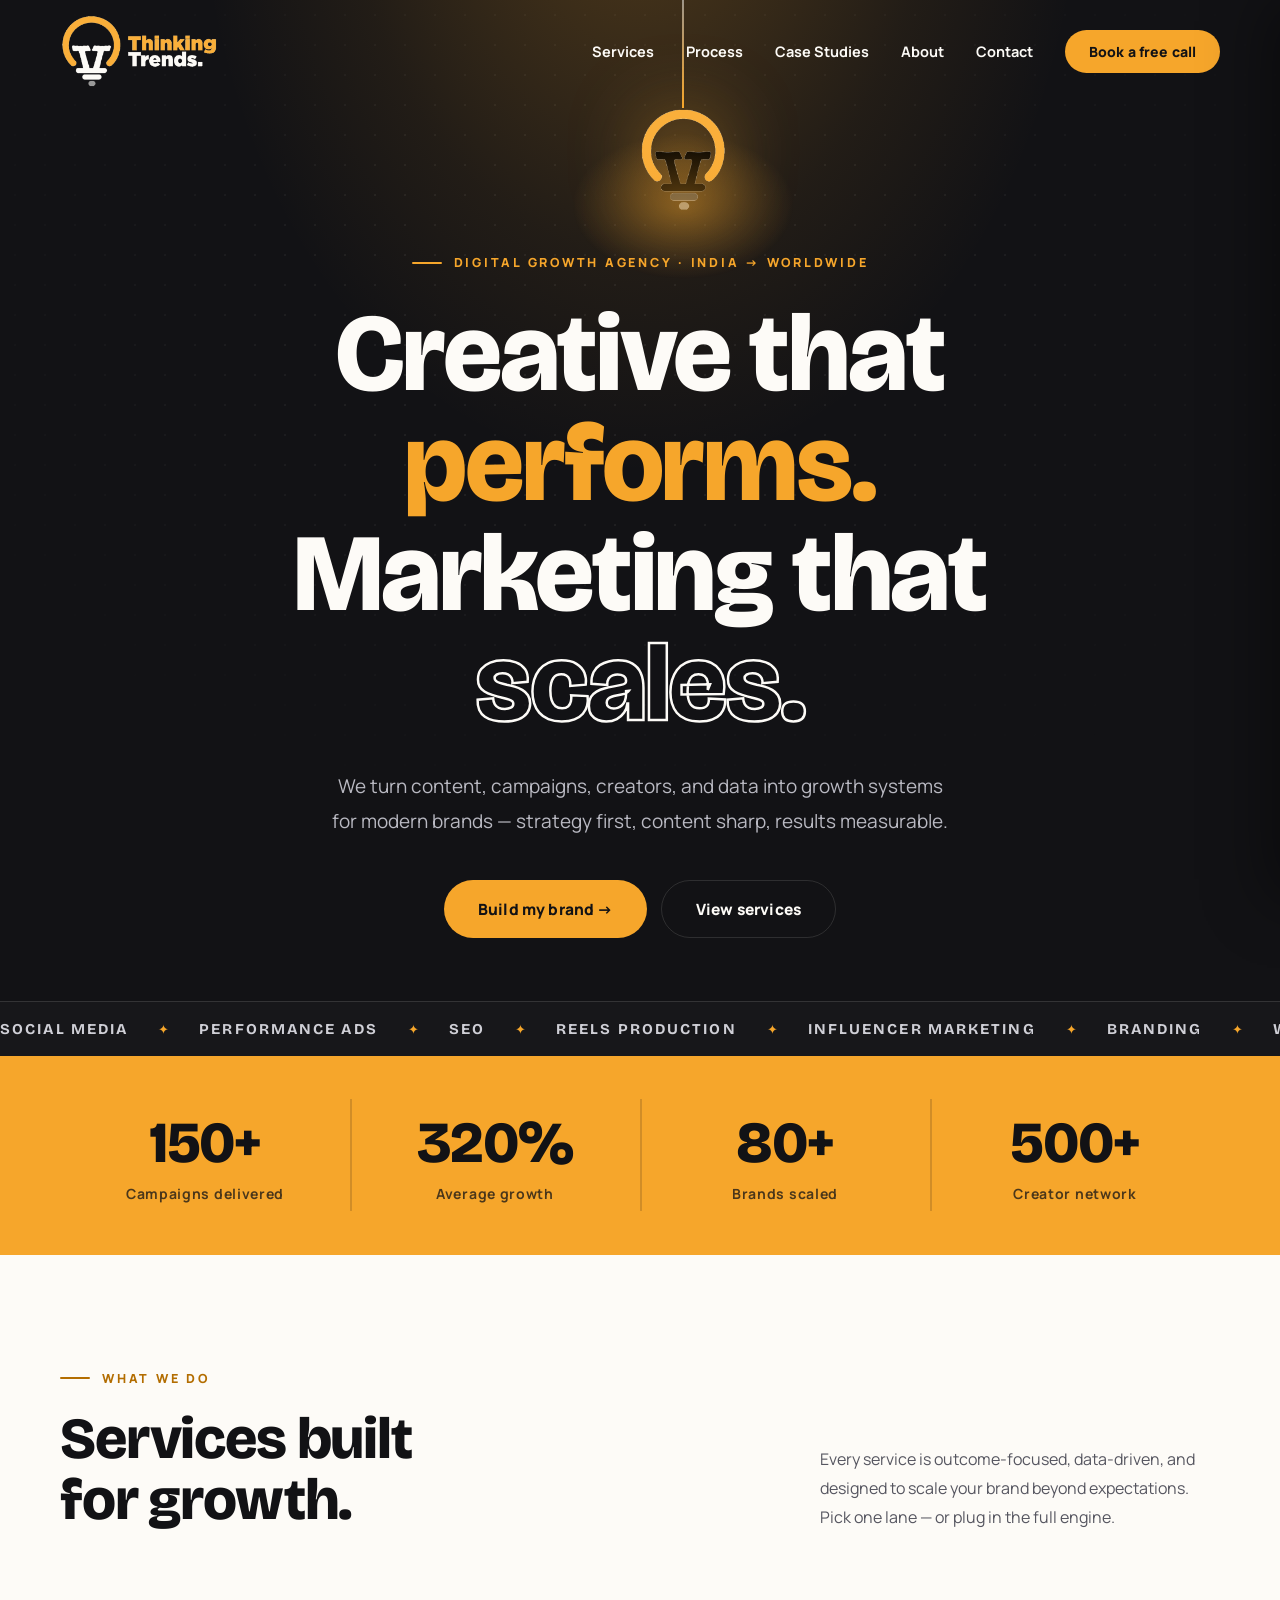
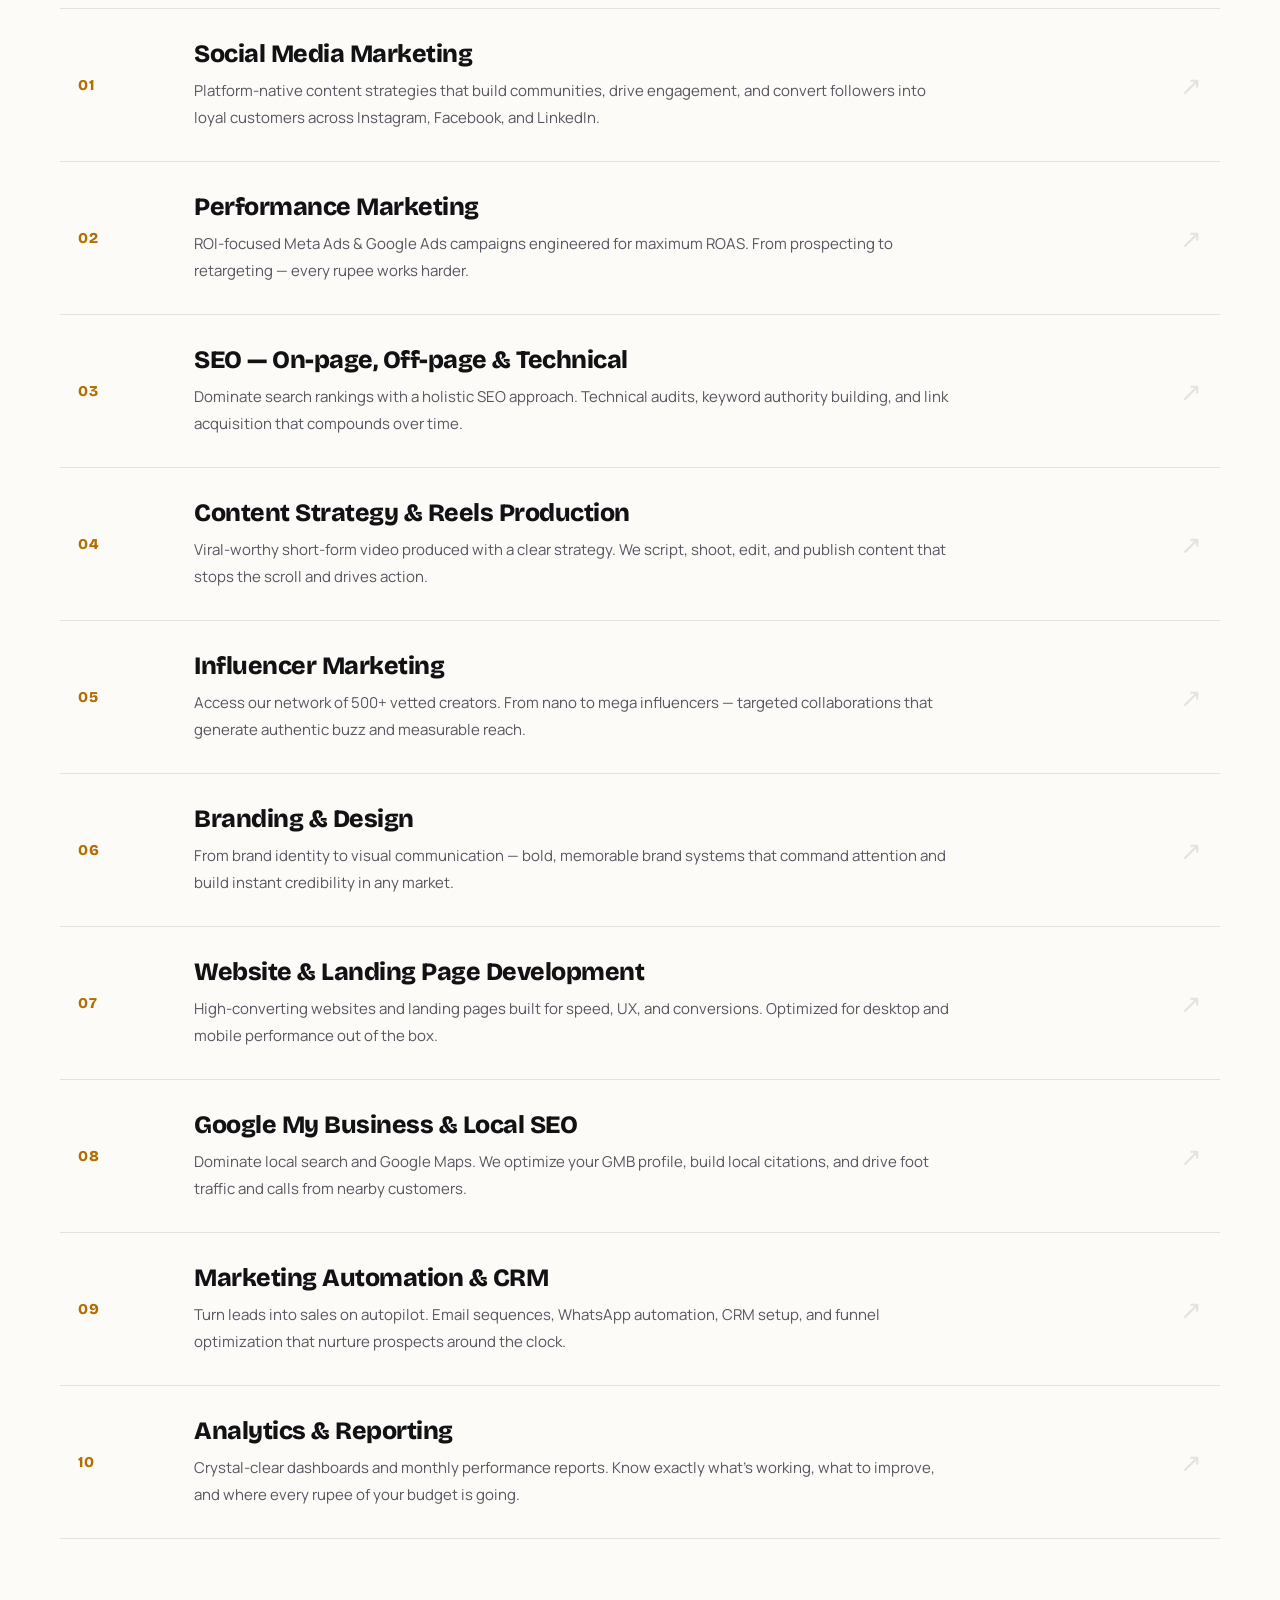
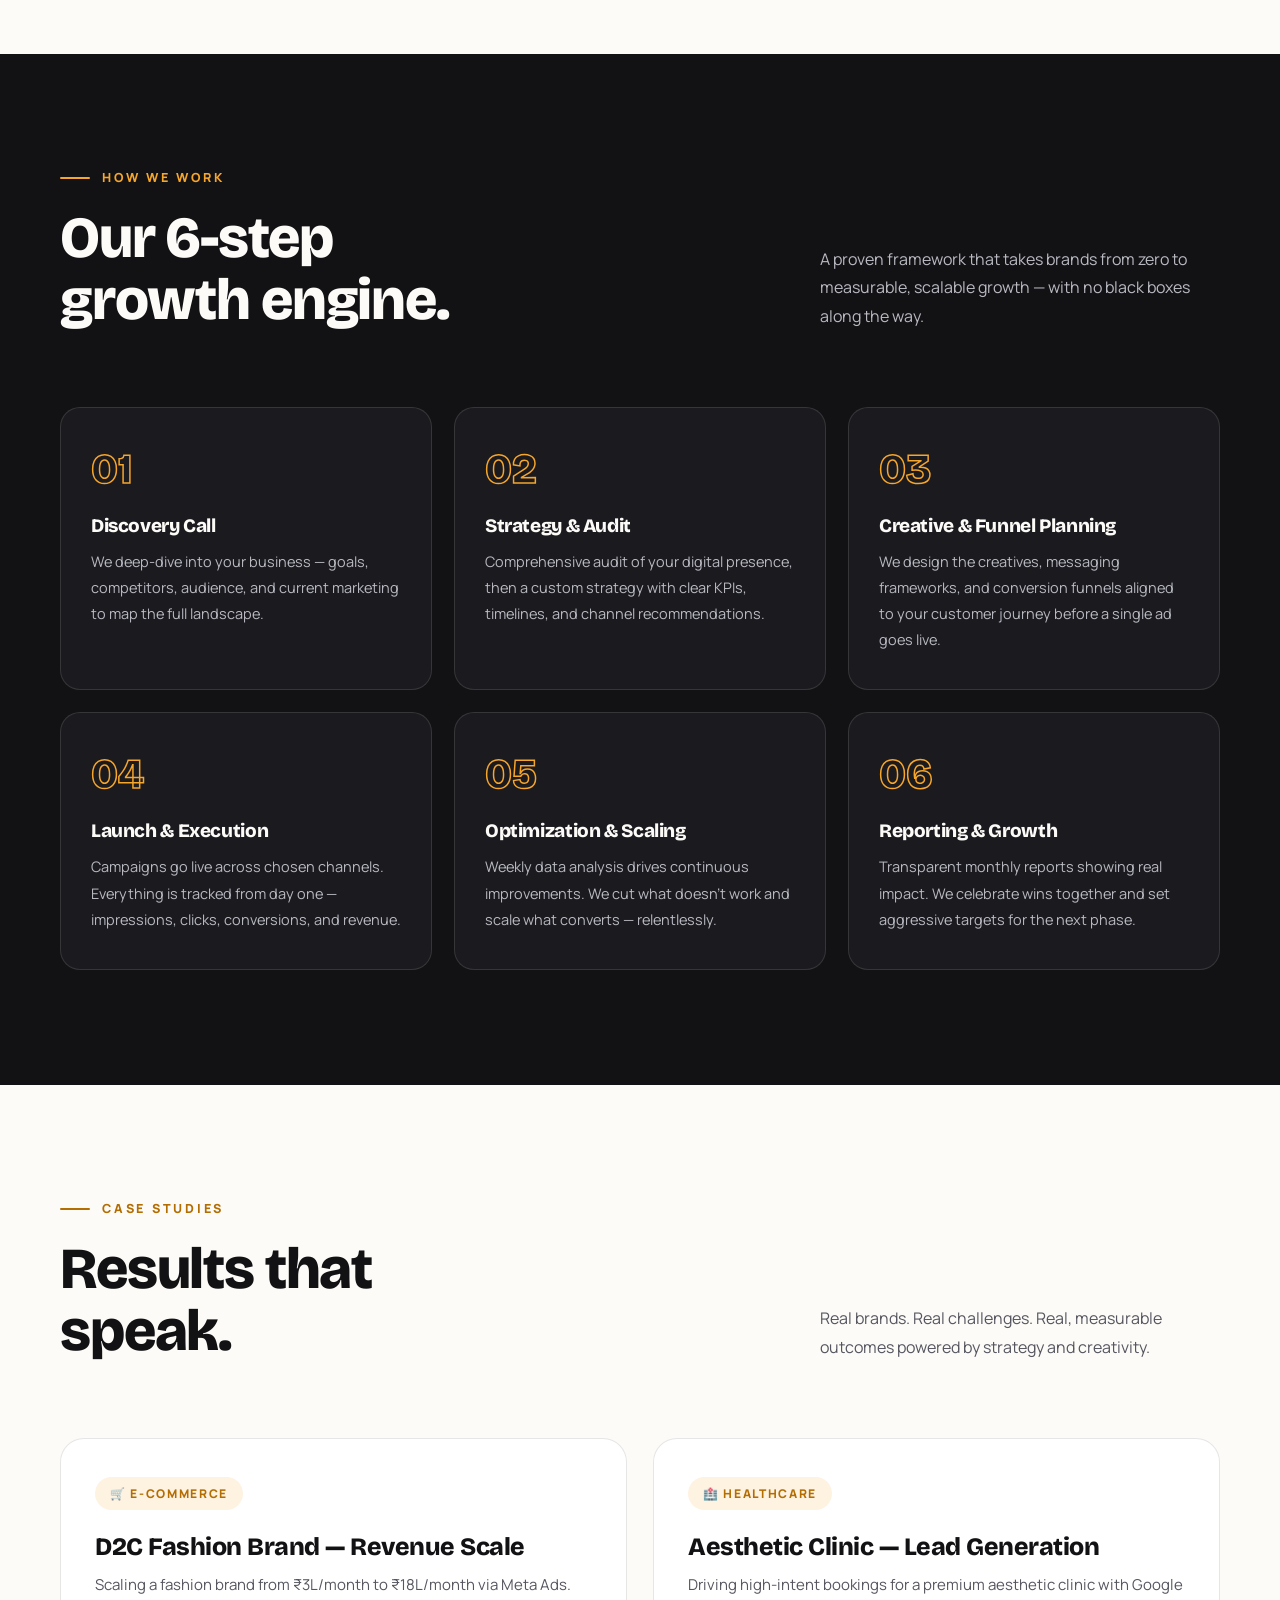
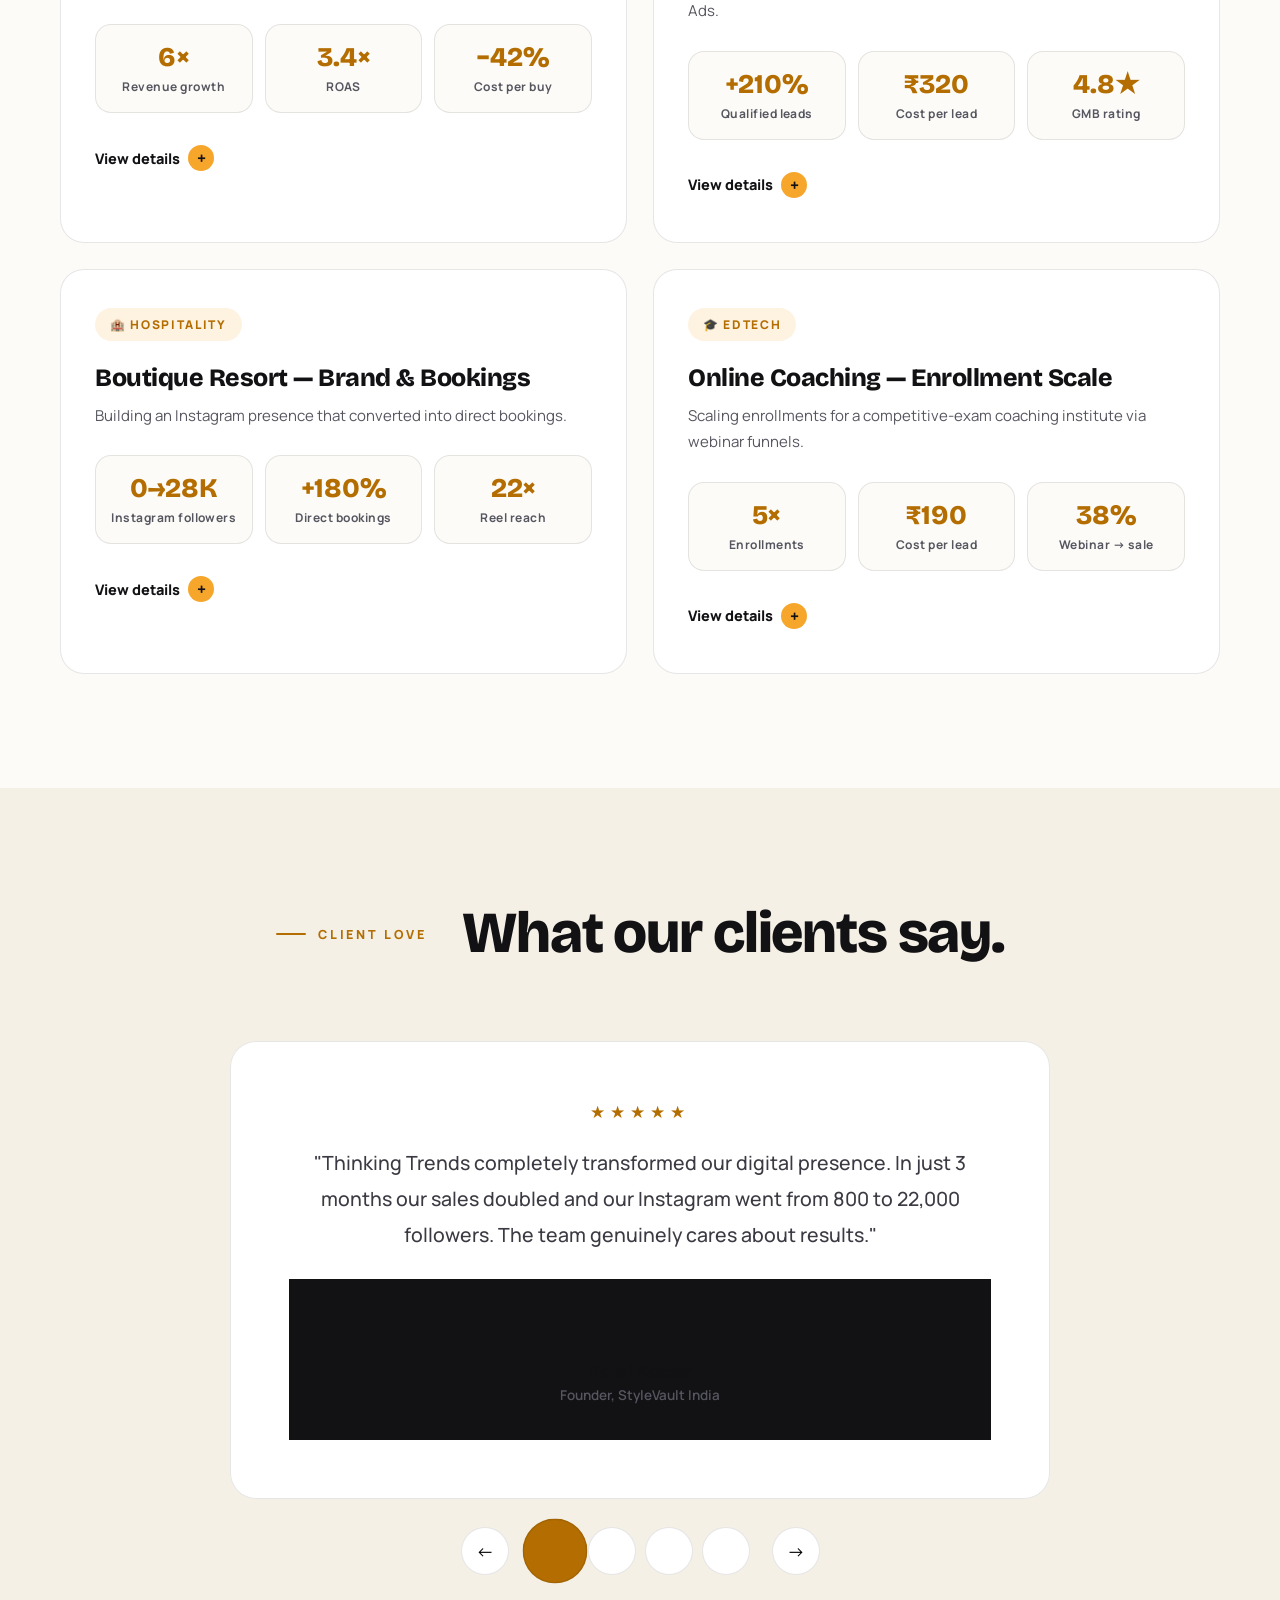
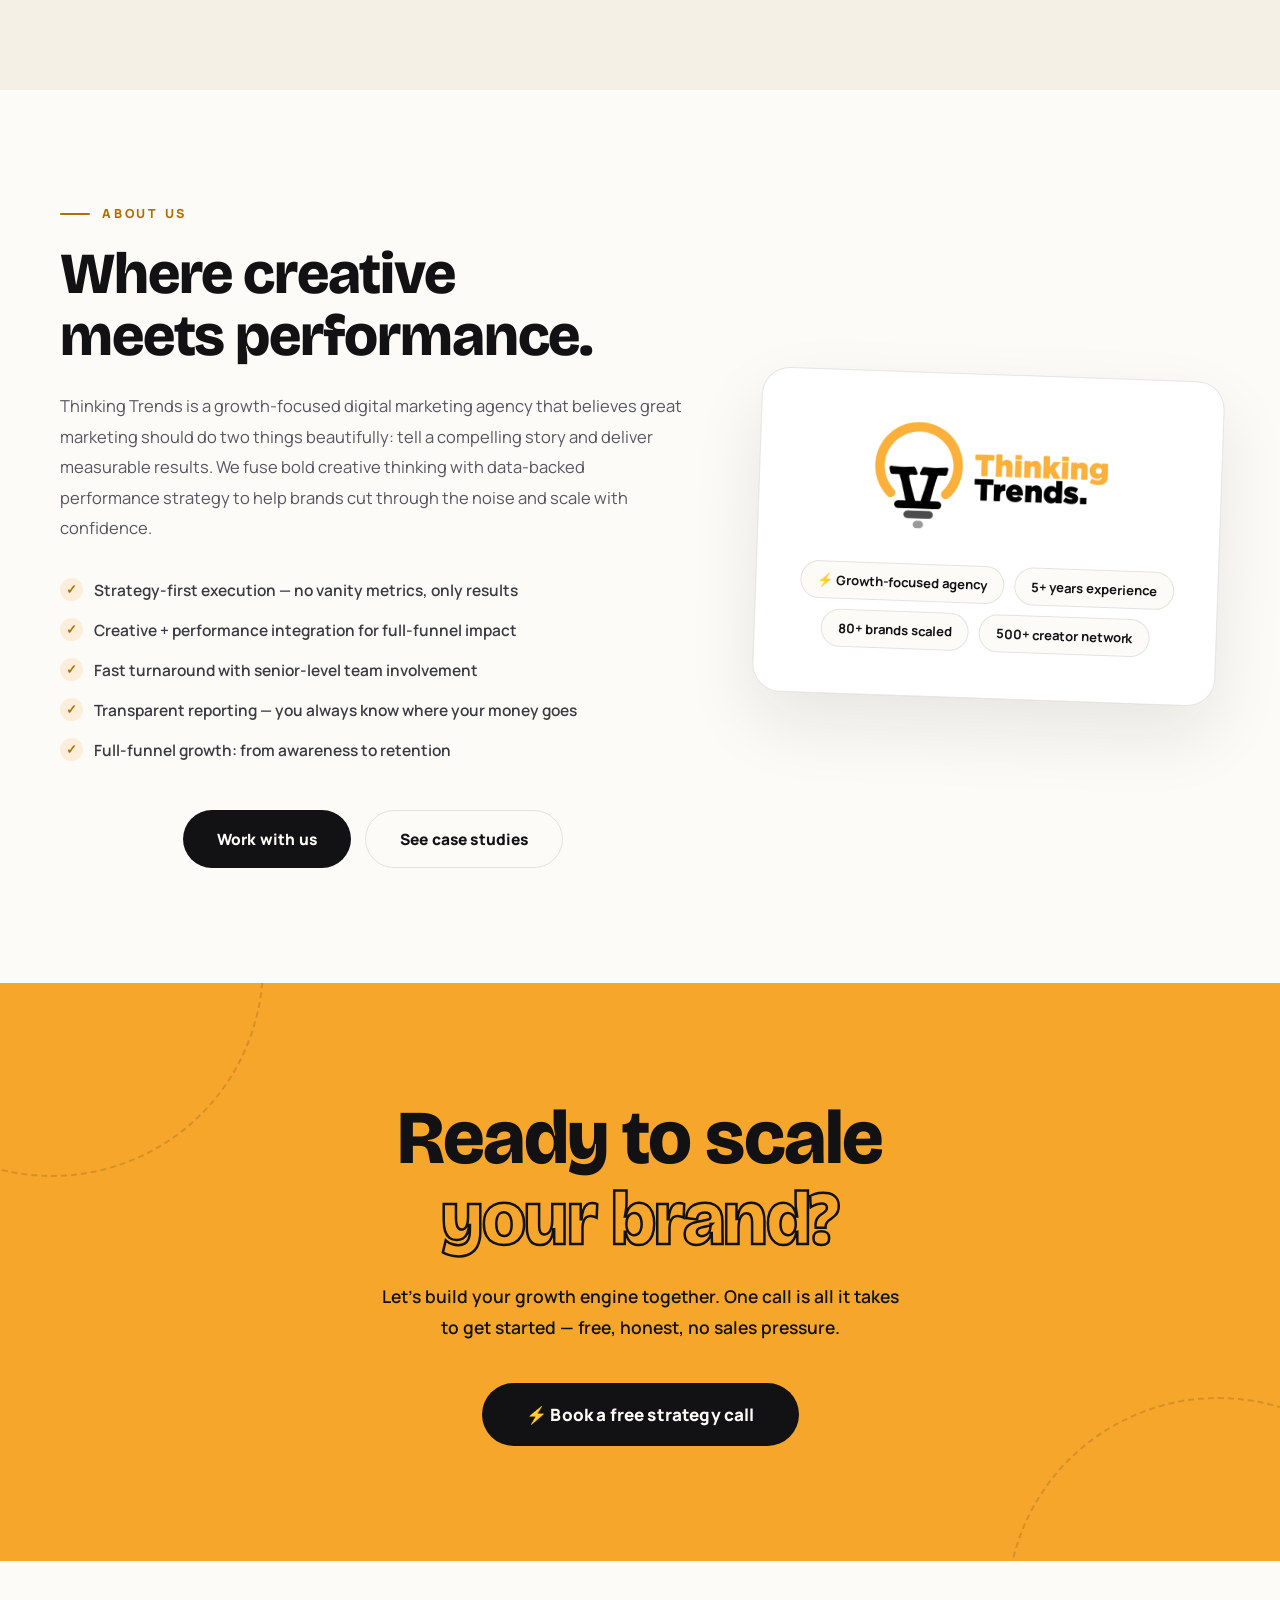
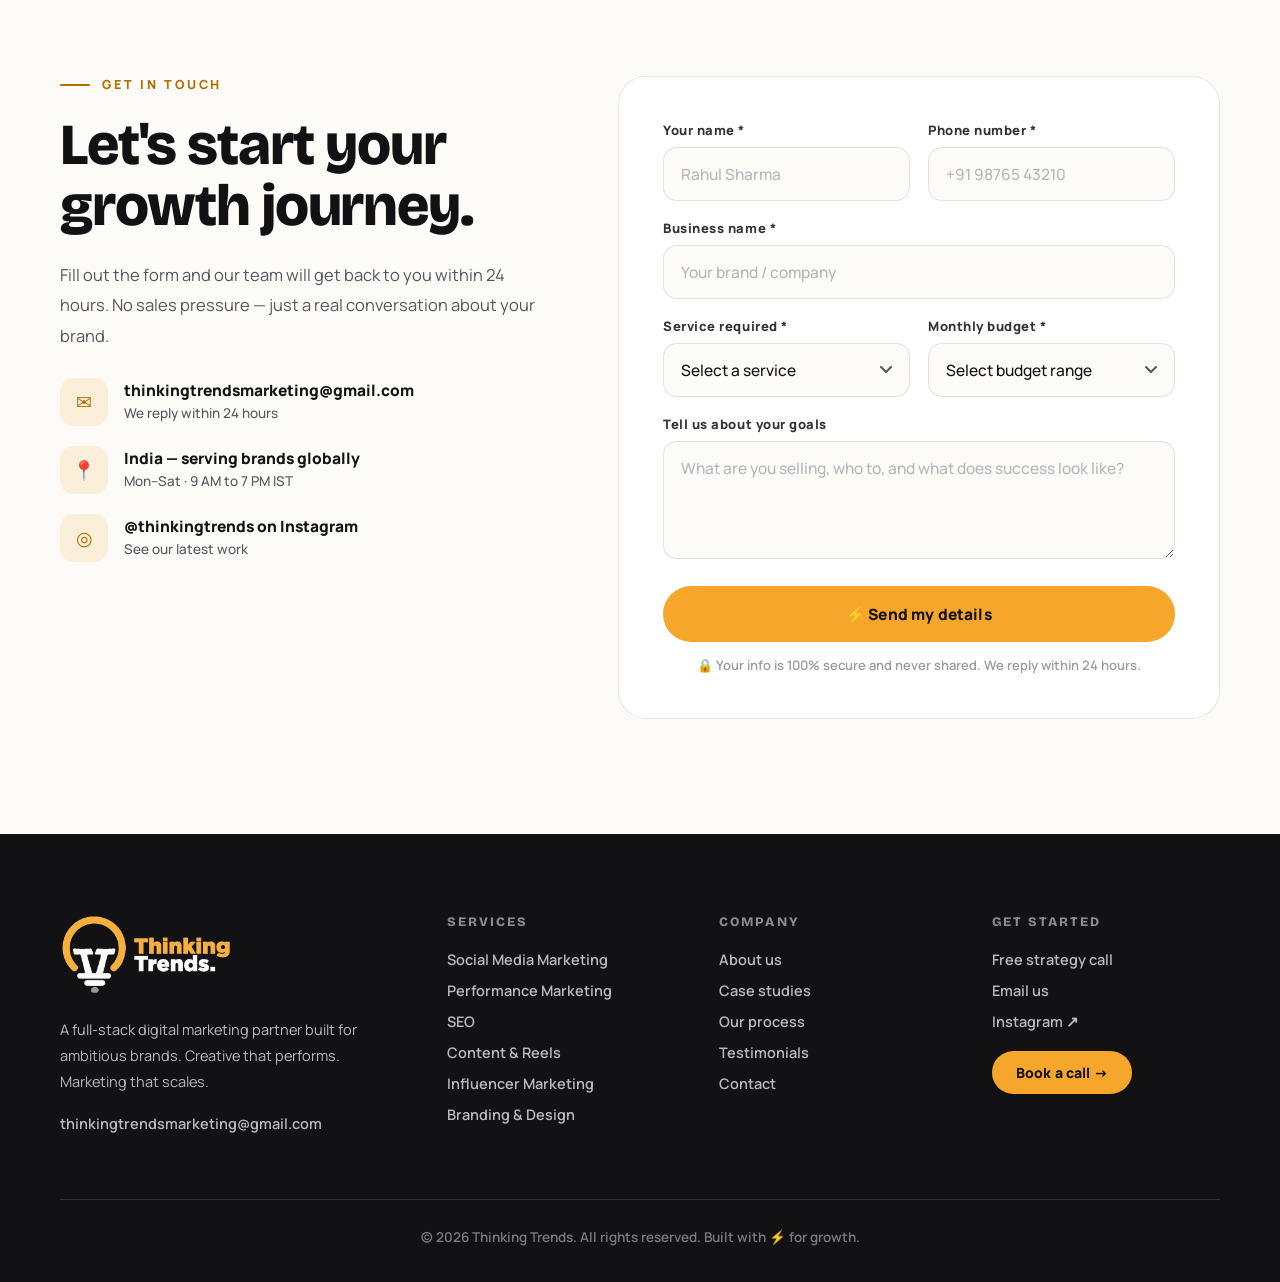
<file: index.html>
<!DOCTYPE html>
<html lang="en">
<head>
<meta charset="UTF-8">
<meta name="viewport" content="width=device-width, initial-scale=1.0">
<title>Thinking Trends — Digital Marketing Agency | Creative That Performs</title>
<meta name="description" content="Thinking Trends is a full-stack digital marketing agency. Social media, performance ads, SEO, reels, influencer marketing, branding and web development — growth systems for modern brands.">
<meta property="og:title" content="Thinking Trends — Creative That Performs">
<meta property="og:description" content="We turn content, campaigns, creators, and data into growth systems for modern brands.">
<meta property="og:type" content="website">
<meta property="og:image" content="/logo.png">
<link rel="icon" type="image/png" href="/bulb.png">
<link rel="preload" as="image" href="/bulb.png">
<link rel="preconnect" href="https://fonts.googleapis.com">
<link rel="preconnect" href="https://fonts.gstatic.com" crossorigin>
<link href="https://fonts.googleapis.com/css2?family=Bricolage+Grotesque:opsz,wght@12..96,500;12..96,700;12..96,800&family=Manrope:wght@400;500;600;700;800&display=swap" rel="stylesheet">
<link rel="stylesheet" href="/styles.css">
</head>
<body>

<div id="progress" aria-hidden="true"></div>

<!-- ══════════ NAV ══════════ -->
<nav id="navbar">
  <div class="container nav-bar">
    <a href="#hero" class="nav-logo" aria-label="Thinking Trends home">
      <img src="/logo-white.png" alt="Thinking Trends" width="170" height="80" class="logo-dark-bg">
      <img src="/logo.png" alt="" width="170" height="80" class="logo-light-bg" aria-hidden="true">
    </a>
    <div class="nav-links">
      <a href="#services">Services</a>
      <a href="#process">Process</a>
      <a href="#work">Case Studies</a>
      <a href="#about">About</a>
      <a href="#contact">Contact</a>
      <a href="#contact" class="btn btn-amber btn-sm magnetic"><span>Book a free call</span></a>
    </div>
    <button id="hamburger" aria-label="Open menu" aria-expanded="false"><span></span><span></span><span></span></button>
  </div>
</nav>
<div id="mobile-nav" aria-hidden="true">
  <a href="#services">Services</a>
  <a href="#process">Process</a>
  <a href="#work">Case Studies</a>
  <a href="#about">About</a>
  <a href="#contact">Contact</a>
  <a href="#contact" class="m-cta">Book a free strategy call →</a>
</div>
<div id="nav-overlay"></div>

<!-- ══════════ HERO ══════════ -->
<header id="hero">
  <div class="hero-grain" aria-hidden="true"></div>
  <div class="hero-glow" aria-hidden="true"></div>

  <div class="hanging-bulb" aria-hidden="true">
    <div class="cord"></div>
    <img src="/bulb.png" alt="" width="86" height="103">
    <div class="bulb-light"></div>
  </div>

  <div class="container hero-inner">
    <p class="eyebrow reveal-line"><span>Digital growth agency · India → Worldwide</span></p>
    <h1>
      <span class="line-mask"><span class="line">Creative that</span></span>
      <span class="line-mask"><span class="line"><em>performs.</em></span></span>
      <span class="line-mask"><span class="line">Marketing that</span></span>
      <span class="line-mask"><span class="line"><em class="outline">scales.</em></span></span>
    </h1>
    <p class="hero-sub reveal-line d5"><span>We turn content, campaigns, creators, and data into growth systems for modern brands — strategy first, content sharp, results measurable.</span></p>
    <div class="hero-btns reveal-line d6"><span>
      <a href="#contact" class="btn btn-amber magnetic"><span>Build my brand →</span></a>
      <a href="#services" class="btn btn-outline magnetic"><span>View services</span></a>
    </span></div>
  </div>

  <div class="marquee" aria-hidden="true">
    <div class="marquee-track">
      <span>Social Media</span><i>✦</i><span>Performance Ads</span><i>✦</i><span>SEO</span><i>✦</i><span>Reels Production</span><i>✦</i><span>Influencer Marketing</span><i>✦</i><span>Branding</span><i>✦</i><span>Web Development</span><i>✦</i><span>Automation</span><i>✦</i>
      <span>Social Media</span><i>✦</i><span>Performance Ads</span><i>✦</i><span>SEO</span><i>✦</i><span>Reels Production</span><i>✦</i><span>Influencer Marketing</span><i>✦</i><span>Branding</span><i>✦</i><span>Web Development</span><i>✦</i><span>Automation</span><i>✦</i>
    </div>
  </div>
</header>

<!-- ══════════ STATS ══════════ -->
<section id="stats" aria-label="Key numbers">
  <div class="container stats-grid">
    <div class="stat"><span class="stat-num" data-target="150" data-suffix="+">0</span><span class="stat-label">Campaigns delivered</span></div>
    <div class="stat"><span class="stat-num" data-target="320" data-suffix="%">0</span><span class="stat-label">Average growth</span></div>
    <div class="stat"><span class="stat-num" data-target="80" data-suffix="+">0</span><span class="stat-label">Brands scaled</span></div>
    <div class="stat"><span class="stat-num" data-target="500" data-suffix="+">0</span><span class="stat-label">Creator network</span></div>
  </div>
</section>

<!-- ══════════ SERVICES ══════════ -->
<section id="services" class="light">
  <div class="container">
    <div class="sec-head">
      <div>
        <p class="eyebrow reveal">What we do</p>
        <h2 class="reveal d1">Services built<br>for growth.</h2>
      </div>
      <p class="sec-sub reveal d2">Every service is outcome-focused, data-driven, and designed to scale your brand beyond expectations. Pick one lane — or plug in the full engine.</p>
    </div>

    <div class="svc-list">
      <div class="svc-row reveal"><span class="svc-i">01</span><div class="svc-body"><h3>Social Media Marketing</h3><p>Platform-native content strategies that build communities, drive engagement, and convert followers into loyal customers across Instagram, Facebook, and LinkedIn.</p></div><span class="svc-arrow">↗</span></div>
      <div class="svc-row reveal"><span class="svc-i">02</span><div class="svc-body"><h3>Performance Marketing</h3><p>ROI-focused Meta Ads &amp; Google Ads campaigns engineered for maximum ROAS. From prospecting to retargeting — every rupee works harder.</p></div><span class="svc-arrow">↗</span></div>
      <div class="svc-row reveal"><span class="svc-i">03</span><div class="svc-body"><h3>SEO — On-page, Off-page &amp; Technical</h3><p>Dominate search rankings with a holistic SEO approach. Technical audits, keyword authority building, and link acquisition that compounds over time.</p></div><span class="svc-arrow">↗</span></div>
      <div class="svc-row reveal"><span class="svc-i">04</span><div class="svc-body"><h3>Content Strategy &amp; Reels Production</h3><p>Viral-worthy short-form video produced with a clear strategy. We script, shoot, edit, and publish content that stops the scroll and drives action.</p></div><span class="svc-arrow">↗</span></div>
      <div class="svc-row reveal"><span class="svc-i">05</span><div class="svc-body"><h3>Influencer Marketing</h3><p>Access our network of 500+ vetted creators. From nano to mega influencers — targeted collaborations that generate authentic buzz and measurable reach.</p></div><span class="svc-arrow">↗</span></div>
      <div class="svc-row reveal"><span class="svc-i">06</span><div class="svc-body"><h3>Branding &amp; Design</h3><p>From brand identity to visual communication — bold, memorable brand systems that command attention and build instant credibility in any market.</p></div><span class="svc-arrow">↗</span></div>
      <div class="svc-row reveal"><span class="svc-i">07</span><div class="svc-body"><h3>Website &amp; Landing Page Development</h3><p>High-converting websites and landing pages built for speed, UX, and conversions. Optimized for desktop and mobile performance out of the box.</p></div><span class="svc-arrow">↗</span></div>
      <div class="svc-row reveal"><span class="svc-i">08</span><div class="svc-body"><h3>Google My Business &amp; Local SEO</h3><p>Dominate local search and Google Maps. We optimize your GMB profile, build local citations, and drive foot traffic and calls from nearby customers.</p></div><span class="svc-arrow">↗</span></div>
      <div class="svc-row reveal"><span class="svc-i">09</span><div class="svc-body"><h3>Marketing Automation &amp; CRM</h3><p>Turn leads into sales on autopilot. Email sequences, WhatsApp automation, CRM setup, and funnel optimization that nurture prospects around the clock.</p></div><span class="svc-arrow">↗</span></div>
      <div class="svc-row reveal"><span class="svc-i">10</span><div class="svc-body"><h3>Analytics &amp; Reporting</h3><p>Crystal-clear dashboards and monthly performance reports. Know exactly what's working, what to improve, and where every rupee of your budget is going.</p></div><span class="svc-arrow">↗</span></div>
    </div>
  </div>
</section>

<!-- ══════════ PROCESS ══════════ -->
<section id="process">
  <div class="container">
    <div class="sec-head">
      <div>
        <p class="eyebrow reveal">How we work</p>
        <h2 class="reveal d1">Our 6-step<br>growth engine.</h2>
      </div>
      <p class="sec-sub reveal d2">A proven framework that takes brands from zero to measurable, scalable growth — with no black boxes along the way.</p>
    </div>
    <div class="process-grid">
      <div class="p-step reveal"><span class="p-num">01</span><h3>Discovery Call</h3><p>We deep-dive into your business — goals, competitors, audience, and current marketing to map the full landscape.</p></div>
      <div class="p-step reveal d1"><span class="p-num">02</span><h3>Strategy &amp; Audit</h3><p>Comprehensive audit of your digital presence, then a custom strategy with clear KPIs, timelines, and channel recommendations.</p></div>
      <div class="p-step reveal d2"><span class="p-num">03</span><h3>Creative &amp; Funnel Planning</h3><p>We design the creatives, messaging frameworks, and conversion funnels aligned to your customer journey before a single ad goes live.</p></div>
      <div class="p-step reveal"><span class="p-num">04</span><h3>Launch &amp; Execution</h3><p>Campaigns go live across chosen channels. Everything is tracked from day one — impressions, clicks, conversions, and revenue.</p></div>
      <div class="p-step reveal d1"><span class="p-num">05</span><h3>Optimization &amp; Scaling</h3><p>Weekly data analysis drives continuous improvements. We cut what doesn't work and scale what converts — relentlessly.</p></div>
      <div class="p-step reveal d2"><span class="p-num">06</span><h3>Reporting &amp; Growth</h3><p>Transparent monthly reports showing real impact. We celebrate wins together and set aggressive targets for the next phase.</p></div>
    </div>
  </div>
</section>

<!-- ══════════ CASE STUDIES ══════════ -->
<section id="work" class="light">
  <div class="container">
    <div class="sec-head">
      <div>
        <p class="eyebrow reveal">Case studies</p>
        <h2 class="reveal d1">Results that<br>speak.</h2>
      </div>
      <p class="sec-sub reveal d2">Real brands. Real challenges. Real, measurable outcomes powered by strategy and creativity.</p>
    </div>

    <div class="cases-grid">
      <article class="case-card reveal">
        <span class="case-tag">🛒 E-commerce</span>
        <h3>D2C Fashion Brand — Revenue Scale</h3>
        <p class="case-sub">Scaling a fashion brand from ₹3L/month to ₹18L/month via Meta Ads.</p>
        <div class="case-metrics">
          <div><b>6×</b><span>Revenue growth</span></div>
          <div><b>3.4×</b><span>ROAS</span></div>
          <div><b>−42%</b><span>Cost per buy</span></div>
        </div>
        <button class="case-toggle" aria-expanded="false"><span>View details</span> <i>+</i></button>
        <div class="case-details">
          <div class="case-details-inner">
            <h4>The problem</h4><p>Great products but poor ad structure, no retargeting, and a website converting at under 1%. CAC was unsustainably high.</p>
            <h4>Our strategy</h4><p>Full funnel rebuild: UGC-style creatives for cold audiences, dynamic product ads for warm, email sequences for retention. Landing-page CRO doubled conversion rates.</p>
            <h4>The results</h4><p>Revenue grew from ₹3L → ₹18L/month in 90 days. ROAS stabilized at 3.4×. Acquisition cost dropped 42%.</p>
          </div>
        </div>
      </article>

      <article class="case-card reveal d1">
        <span class="case-tag">🏥 Healthcare</span>
        <h3>Aesthetic Clinic — Lead Generation</h3>
        <p class="case-sub">Driving high-intent bookings for a premium aesthetic clinic with Google Ads.</p>
        <div class="case-metrics">
          <div><b>+210%</b><span>Qualified leads</span></div>
          <div><b>₹320</b><span>Cost per lead</span></div>
          <div><b>4.8★</b><span>GMB rating</span></div>
        </div>
        <button class="case-toggle" aria-expanded="false"><span>View details</span> <i>+</i></button>
        <div class="case-details">
          <div class="case-details-inner">
            <h4>The problem</h4><p>Poor online visibility, zero Google Ads presence, and full dependence on word-of-mouth referrals for bookings.</p>
            <h4>Our strategy</h4><p>Hyper-local Google Ads on high-intent keywords, a rebuilt GMB profile with a review strategy, and Instagram content that humanized the brand.</p>
            <h4>The results</h4><p>Leads up 210% in 60 days. CPL dropped to ₹320. GMB now drives 40+ calls per week organically.</p>
          </div>
        </div>
      </article>

      <article class="case-card reveal">
        <span class="case-tag">🏨 Hospitality</span>
        <h3>Boutique Resort — Brand &amp; Bookings</h3>
        <p class="case-sub">Building an Instagram presence that converted into direct bookings.</p>
        <div class="case-metrics">
          <div><b>0→28K</b><span>Instagram followers</span></div>
          <div><b>+180%</b><span>Direct bookings</span></div>
          <div><b>22×</b><span>Reel reach</span></div>
        </div>
        <button class="case-toggle" aria-expanded="false"><span>View details</span> <i>+</i></button>
        <div class="case-details">
          <div class="case-details-inner">
            <h4>The problem</h4><p>A beautiful resort with 200 followers, zero engagement, and full dependence on OTA platforms taking 25% commission.</p>
            <h4>Our strategy</h4><p>Cinematic Reels capturing the resort experience, visits from 3 travel creators, and a direct-booking funnel via WhatsApp CRM + Meta retargeting.</p>
            <h4>The results</h4><p>Instagram grew from 200 to 28K in 5 months. Direct bookings up 180%. OTA dependency cut by 40%.</p>
          </div>
        </div>
      </article>

      <article class="case-card reveal d1">
        <span class="case-tag">🎓 EdTech</span>
        <h3>Online Coaching — Enrollment Scale</h3>
        <p class="case-sub">Scaling enrollments for a competitive-exam coaching institute via webinar funnels.</p>
        <div class="case-metrics">
          <div><b>5×</b><span>Enrollments</span></div>
          <div><b>₹190</b><span>Cost per lead</span></div>
          <div><b>38%</b><span>Webinar → sale</span></div>
        </div>
        <button class="case-toggle" aria-expanded="false"><span>View details</span> <i>+</i></button>
        <div class="case-details">
          <div class="case-details-inner">
            <h4>The problem</h4><p>High-quality coaching content with very limited online reach — enrollments came only through referrals and offline sources.</p>
            <h4>Our strategy</h4><p>An automated webinar funnel: Meta lead ads → free webinar → WhatsApp nurture → enrollment offer, with YouTube Shorts for organic reach.</p>
            <h4>The results</h4><p>5× enrollment growth in 75 days. 38% webinar-to-sale conversion. CPL at ₹190 vs an industry average of ₹600+.</p>
          </div>
        </div>
      </article>
    </div>
  </div>
</section>

<!-- ══════════ TESTIMONIALS ══════════ -->
<section id="testimonials" class="light alt">
  <div class="container">
    <div class="sec-head center">
      <p class="eyebrow reveal">Client love</p>
      <h2 class="reveal d1">What our clients say.</h2>
    </div>
    <div class="t-slider reveal d2">
      <div class="t-window">
        <div class="t-track" id="t-track">
          <blockquote class="t-card"><div class="t-stars">★★★★★</div><p>"Thinking Trends completely transformed our digital presence. In just 3 months our sales doubled and our Instagram went from 800 to 22,000 followers. The team genuinely cares about results."</p><footer><b>Rahul Kapoor</b><span>Founder, StyleVault India</span></footer></blockquote>
          <blockquote class="t-card"><div class="t-stars">★★★★★</div><p>"The Google Ads and SEO strategy they built for our clinic was exceptional. We went from 10 leads a month to 60+ in just 8 weeks. Highly professional and deeply strategic team."</p><footer><b>Dr. Priya Sharma</b><span>Director, Glow Aesthetic Clinic</span></footer></blockquote>
          <blockquote class="t-card"><div class="t-stars">★★★★★</div><p>"What I love about Thinking Trends is the transparency. Monthly reports that actually make sense, weekly updates, and a team that picks up the phone. Our ROAS has been consistently above 4× for 6 months."</p><footer><b>Aditya Mehta</b><span>CEO, NutriPure Supplements</span></footer></blockquote>
          <blockquote class="t-card"><div class="t-stars">★★★★★</div><p>"Our resort was almost invisible online. Thinking Trends built our Instagram brand from scratch and the Reels genuinely went viral. Direct bookings are up 180% — it's been incredible."</p><footer><b>Sangeeta Nair</b><span>Owner, Serenity Mountain Escape</span></footer></blockquote>
        </div>
      </div>
      <div class="t-nav">
        <button id="t-prev" aria-label="Previous testimonial">←</button>
        <div class="t-dots" id="t-dots"></div>
        <button id="t-next" aria-label="Next testimonial">→</button>
      </div>
    </div>
  </div>
</section>

<!-- ══════════ ABOUT ══════════ -->
<section id="about" class="light">
  <div class="container about-grid">
    <div class="reveal">
      <p class="eyebrow">About us</p>
      <h2>Where creative<br>meets performance.</h2>
      <p class="about-lead">Thinking Trends is a growth-focused digital marketing agency that believes great marketing should do two things beautifully: tell a compelling story and deliver measurable results. We fuse bold creative thinking with data-backed performance strategy to help brands cut through the noise and scale with confidence.</p>
      <ul class="about-bullets">
        <li>Strategy-first execution — no vanity metrics, only results</li>
        <li>Creative + performance integration for full-funnel impact</li>
        <li>Fast turnaround with senior-level team involvement</li>
        <li>Transparent reporting — you always know where your money goes</li>
        <li>Full-funnel growth: from awareness to retention</li>
      </ul>
      <div class="hero-btns">
        <a href="#contact" class="btn btn-ink magnetic"><span>Work with us</span></a>
        <a href="#work" class="btn btn-outline dark-text magnetic"><span>See case studies</span></a>
      </div>
    </div>
    <div class="about-visual reveal d2" aria-hidden="true">
      <div class="about-card">
        <img src="/logo.png" alt="Thinking Trends" width="240" height="113">
        <div class="about-badges">
          <span>⚡ Growth-focused agency</span>
          <span>5+ years experience</span>
          <span>80+ brands scaled</span>
          <span>500+ creator network</span>
        </div>
      </div>
    </div>
  </div>
</section>

<!-- ══════════ CTA ══════════ -->
<section id="cta">
  <div class="container">
    <h2 class="reveal">Ready to scale<br><span class="outline-ink">your brand?</span></h2>
    <p class="reveal d1">Let's build your growth engine together. One call is all it takes to get started — free, honest, no sales pressure.</p>
    <a href="#contact" class="btn btn-ink btn-lg magnetic reveal d2"><span>⚡ Book a free strategy call</span></a>
  </div>
</section>

<!-- ══════════ CONTACT ══════════ -->
<section id="contact" class="light">
  <div class="container contact-grid">
    <div class="reveal">
      <p class="eyebrow">Get in touch</p>
      <h2>Let's start your<br>growth journey.</h2>
      <p class="about-lead">Fill out the form and our team will get back to you within 24 hours. No sales pressure — just a real conversation about your brand.</p>
      <div class="c-detail"><span class="c-ico">✉</span><div><a href="mailto:thinkingtrendsmarketing@gmail.com">thinkingtrendsmarketing@gmail.com</a><small>We reply within 24 hours</small></div></div>
      <div class="c-detail"><span class="c-ico">📍</span><div><b>India — serving brands globally</b><small>Mon–Sat · 9 AM to 7 PM IST</small></div></div>
      <div class="c-detail"><span class="c-ico">◎</span><div><a href="https://www.instagram.com/thinkingtrends" target="_blank" rel="noopener">@thinkingtrends on Instagram</a><small>See our latest work</small></div></div>
    </div>

    <div class="form-wrap reveal d1">
      <form id="contact-form" novalidate>
        <div class="f-row">
          <div class="f-group"><label for="name">Your name *</label><input type="text" id="name" name="name" placeholder="Rahul Sharma" required></div>
          <div class="f-group"><label for="phone">Phone number *</label><input type="tel" id="phone" name="phone" placeholder="+91 98765 43210" required></div>
        </div>
        <div class="f-group"><label for="business">Business name *</label><input type="text" id="business" name="business" placeholder="Your brand / company" required></div>
        <div class="f-row">
          <div class="f-group"><label for="service">Service required *</label>
            <select id="service" name="service" required>
              <option value="" disabled selected>Select a service</option>
              <option>Social Media Marketing</option>
              <option>Performance Marketing (Meta / Google Ads)</option>
              <option>SEO</option>
              <option>Content Strategy &amp; Reels Production</option>
              <option>Influencer Marketing</option>
              <option>Branding &amp; Design</option>
              <option>Website / Landing Page Development</option>
              <option>Google My Business &amp; Local SEO</option>
              <option>Marketing Automation &amp; CRM</option>
              <option>Analytics &amp; Reporting</option>
              <option>Full-Stack Package</option>
            </select>
          </div>
          <div class="f-group"><label for="budget">Monthly budget *</label>
            <select id="budget" name="budget" required>
              <option value="" disabled selected>Select budget range</option>
              <option>Under ₹15,000 / month</option>
              <option>₹15,000 – ₹30,000 / month</option>
              <option>₹30,000 – ₹60,000 / month</option>
              <option>₹60,000 – ₹1,00,000 / month</option>
              <option>₹1,00,000+ / month</option>
            </select>
          </div>
        </div>
        <div class="f-group"><label for="message">Tell us about your goals</label><textarea id="message" name="message" placeholder="What are you selling, who to, and what does success look like?"></textarea></div>
        <button type="submit" class="btn btn-amber form-submit-btn"><span>⚡ Send my details</span></button>
        <p class="form-note">🔒 Your info is 100% secure and never shared. We reply within 24 hours.</p>
      </form>
      <div class="form-success" role="status">
        <span class="fs-ico">🎉</span>
        <h3>Message sent successfully!</h3>
        <p>Our team will reach out within 24 hours. Get ready to scale.</p>
      </div>
    </div>
  </div>
</section>

<!-- ══════════ FOOTER ══════════ -->
<footer>
  <div class="container">
    <div class="footer-grid">
      <div>
        <img src="/logo-white.png" alt="Thinking Trends" width="190" height="90" class="footer-logo">
        <p class="footer-desc">A full-stack digital marketing partner built for ambitious brands. Creative that performs. Marketing that scales.</p>
        <a class="footer-mail" href="mailto:thinkingtrendsmarketing@gmail.com">thinkingtrendsmarketing@gmail.com</a>
      </div>
      <div><h4>Services</h4>
        <a href="#services">Social Media Marketing</a><a href="#services">Performance Marketing</a><a href="#services">SEO</a><a href="#services">Content &amp; Reels</a><a href="#services">Influencer Marketing</a><a href="#services">Branding &amp; Design</a>
      </div>
      <div><h4>Company</h4>
        <a href="#about">About us</a><a href="#work">Case studies</a><a href="#process">Our process</a><a href="#testimonials">Testimonials</a><a href="#contact">Contact</a>
      </div>
      <div><h4>Get started</h4>
        <a href="#contact">Free strategy call</a>
        <a href="mailto:thinkingtrendsmarketing@gmail.com">Email us</a>
        <a href="https://www.instagram.com/thinkingtrends" target="_blank" rel="noopener">Instagram ↗</a>
        <a href="#contact" class="btn btn-amber btn-sm footer-cta"><span>Book a call →</span></a>
      </div>
    </div>
    <div class="footer-bottom">
      <p>© <span id="year"></span> Thinking Trends. All rights reserved. Built with ⚡ for growth.</p>
    </div>
  </div>
</footer>

<button id="to-top" aria-label="Back to top">↑</button>

<script src="/main.js" defer></script>
</body>
</html>
</file>
<file: styles.css>
/* ═══════════════════════════════════════════════════
   THINKING TRENDS — PREMIUM THEME
   Display: Bricolage Grotesque · Body: Manrope
   ═══════════════════════════════════════════════════ */
:root{
  --ink:#121215;
  --ink-2:#1A1A1F;
  --cream:#FDFBF7;
  --cream-2:#F5F0E6;
  --amber:#F6A62B;
  --amber-deep:#B36D00;     /* accessible on light backgrounds */
  --amber-soft:rgba(246,166,43,.14);
  --line-l:rgba(18,18,21,.10);
  --line-d:rgba(253,251,247,.12);
  --tx-soft-d:#B9B9C2;      /* soft text on dark */
  --tx-soft-l:#565660;      /* soft text on light */
  --display:'Bricolage Grotesque',sans-serif;
  --body:'Manrope',sans-serif;
  --ease:cubic-bezier(.22,.75,.25,1);
  --r:20px;
}
*{margin:0;padding:0;box-sizing:border-box}
html{scroll-behavior:smooth;scroll-padding-top:90px}
body{font-family:var(--body);font-size:16.5px;background:var(--ink);color:var(--cream);overflow-x:hidden;-webkit-font-smoothing:antialiased}
img{max-width:100%;display:block;height:auto}
a{color:inherit;text-decoration:none}
button{font-family:var(--body)}
::selection{background:var(--amber);color:var(--ink)}
.container{width:min(1160px,91vw);margin:0 auto}

h1,h2,h3{font-family:var(--display);font-weight:800;letter-spacing:-.02em}
h2{font-size:clamp(34px,4.6vw,58px);line-height:1.06}
.light{background:var(--cream);color:var(--ink)}
.light.alt{background:var(--cream-2)}
section{padding:clamp(84px,9vw,128px) 0}

.eyebrow{font-size:12.5px;font-weight:800;letter-spacing:.22em;text-transform:uppercase;color:var(--amber);display:flex;align-items:center;gap:12px;margin-bottom:22px}
.eyebrow::before{content:"";width:30px;height:2px;background:var(--amber);border-radius:2px;flex:0 0 auto}
.light .eyebrow{color:var(--amber-deep)}
.light .eyebrow::before{background:var(--amber-deep)}

.sec-head{display:flex;justify-content:space-between;align-items:flex-end;gap:36px;margin-bottom:clamp(48px,6vw,76px);flex-wrap:wrap}
.sec-head.center{justify-content:center;text-align:center}
.sec-head.center .eyebrow{justify-content:center}
.sec-sub{max-width:400px;line-height:1.8;color:var(--tx-soft-l);font-size:16px}
#process .sec-sub{color:var(--tx-soft-d)}

/* ── scroll progress ── */
#progress{position:fixed;top:0;left:0;height:3px;width:0;background:linear-gradient(90deg,var(--amber),#FFCD70);z-index:300;border-radius:0 3px 3px 0}

/* ── reveals ── */
.reveal{opacity:0;transform:translateY(36px);transition:opacity .85s var(--ease),transform .85s var(--ease)}
.reveal.visible{opacity:1;transform:none}
.d1{transition-delay:.1s}.d2{transition-delay:.2s}.d3{transition-delay:.3s}

/* ═══════════ BUTTONS ═══════════ */
.btn{position:relative;display:inline-flex;align-items:center;justify-content:center;gap:8px;padding:17px 34px;border-radius:999px;font-weight:800;font-size:15.5px;letter-spacing:.01em;border:0;cursor:pointer;overflow:hidden;transition:transform .3s var(--ease),box-shadow .3s,color .3s;will-change:transform}
.btn>span{position:relative;z-index:2;transition:color .3s}
.btn-sm{padding:12px 24px;font-size:14px}
.btn-lg{padding:20px 44px;font-size:17px}
.btn-amber{background:var(--amber);color:var(--ink)}
.btn-amber::before{content:"";position:absolute;inset:0;background:var(--cream);border-radius:inherit;transform:translateY(102%);transition:transform .38s var(--ease)}
.btn-amber:hover::before{transform:none}
.btn-amber:hover{box-shadow:0 14px 36px rgba(246,166,43,.42)}
.btn-ink{background:var(--ink);color:var(--cream)}
.btn-ink::before{content:"";position:absolute;inset:0;background:var(--cream);border-radius:inherit;transform:translateY(102%);transition:transform .38s var(--ease)}
.btn-ink:hover::before{transform:none}
.btn-ink:hover>span{color:var(--ink)}
.btn-outline{background:transparent;color:var(--cream);border:1.5px solid var(--line-d)}
.btn-outline:hover{border-color:var(--amber);color:var(--amber)}
.btn-outline.dark-text{color:var(--ink);border-color:var(--line-l)}
.btn-outline.dark-text:hover{color:var(--amber-deep);border-color:var(--amber-deep)}
.btn:focus-visible{outline:3px solid var(--amber);outline-offset:3px}

/* ═══════════ NAV ═══════════ */
#navbar{position:fixed;top:0;left:0;right:0;z-index:100;transition:background .4s,box-shadow .4s,backdrop-filter .4s}
.nav-bar{display:flex;align-items:center;justify-content:space-between;padding:14px 0}
.nav-logo img{width:clamp(128px,13vw,158px);height:auto}
.logo-light-bg{display:none}
#navbar.on-light .logo-dark-bg{display:none}
#navbar.on-light .logo-light-bg{display:block}
#navbar.scrolled{background:rgba(15,15,18,.82);backdrop-filter:blur(16px);box-shadow:0 1px 0 var(--line-d)}
#navbar.scrolled.on-light{background:rgba(253,251,247,.88);box-shadow:0 1px 0 var(--line-l)}
.nav-links{display:flex;align-items:center;gap:32px;font-weight:700;font-size:14.5px}
.nav-links a:not(.btn){position:relative;padding:6px 0;color:var(--cream);transition:color .25s}
#navbar.on-light .nav-links a:not(.btn){color:var(--ink)}
.nav-links a:not(.btn)::after{content:"";position:absolute;left:0;bottom:0;height:2px;width:0;background:var(--amber);border-radius:2px;transition:width .3s var(--ease)}
.nav-links a:not(.btn):hover::after,.nav-links a.active::after{width:100%}
.nav-links a.active{color:var(--amber)!important}

#hamburger{display:none;width:44px;height:44px;background:none;border:0;cursor:pointer;position:relative;z-index:120}
#hamburger span{position:absolute;left:10px;right:10px;height:2.5px;border-radius:3px;background:var(--cream);transition:all .35s var(--ease)}
#navbar.on-light #hamburger span{background:var(--ink)}
#hamburger span:nth-child(1){top:15px}#hamburger span:nth-child(2){top:21px}#hamburger span:nth-child(3){top:27px}
#hamburger.active span:nth-child(1){top:21px;transform:rotate(45deg)}
#hamburger.active span:nth-child(2){opacity:0}
#hamburger.active span:nth-child(3){top:21px;transform:rotate(-45deg)}
#hamburger.active span{background:var(--cream)!important}

#mobile-nav{position:fixed;top:0;right:0;bottom:0;width:min(340px,86vw);background:var(--ink-2);z-index:110;display:flex;flex-direction:column;justify-content:center;gap:6px;padding:0 34px;transform:translateX(102%);transition:transform .45s var(--ease);box-shadow:-20px 0 60px rgba(0,0,0,.4)}
#mobile-nav.open{transform:none}
#mobile-nav a{font-family:var(--display);font-weight:700;font-size:24px;padding:14px 0;border-bottom:1px solid var(--line-d);color:var(--cream)}
#mobile-nav a:active,#mobile-nav a:hover{color:var(--amber)}
#mobile-nav .m-cta{border:0;color:var(--amber);font-size:18px;margin-top:14px}
#nav-overlay{position:fixed;inset:0;background:rgba(0,0,0,.55);z-index:105;opacity:0;visibility:hidden;transition:opacity .4s}
#nav-overlay.active{opacity:1;visibility:visible}

/* ═══════════ HERO ═══════════ */
#hero{position:relative;min-height:100svh;display:flex;flex-direction:column;justify-content:flex-end;overflow:hidden;isolation:isolate;padding-top:110px}
.hero-grain{position:absolute;inset:0;z-index:-2;background-image:radial-gradient(rgba(253,251,247,.06) 1px,transparent 1px);background-size:30px 30px;mask-image:radial-gradient(ellipse 85% 70% at 50% 30%,#000 25%,transparent 72%)}
.hero-glow{position:absolute;z-index:-1;top:-160px;left:50%;transform:translateX(-50%);width:900px;height:640px;background:radial-gradient(ellipse at 50% 0%,rgba(246,166,43,.28),rgba(246,166,43,.07) 46%,transparent 70%);pointer-events:none}

.hanging-bulb{position:absolute;top:0;left:50%;z-index:1;transform-origin:top center;animation:swing 5.2s ease-in-out infinite;pointer-events:none}
.hanging-bulb .cord{width:2px;height:clamp(70px,12vh,130px);margin:0 auto;background:linear-gradient(rgba(253,251,247,.5),var(--amber))}
.hanging-bulb img{width:clamp(58px,7vw,86px);margin:0 auto;filter:drop-shadow(0 0 34px rgba(246,166,43,.75))}
.hanging-bulb .bulb-light{position:absolute;left:50%;bottom:-70px;transform:translateX(-50%);width:230px;height:150px;background:radial-gradient(ellipse,rgba(246,166,43,.4),transparent 68%);animation:breathe 3.4s ease-in-out infinite}
@keyframes swing{0%,100%{transform:translateX(-50%) rotate(-3.2deg)}50%{transform:translateX(-50%) rotate(3.2deg)}}
@keyframes breathe{0%,100%{opacity:.75}50%{opacity:1}}

.hero-inner{padding:clamp(120px,16vh,190px) 0 clamp(56px,7vh,84px);text-align:center}
#hero h1{font-size:clamp(46px,8.6vw,112px);line-height:1;text-transform:none}
#hero h1 em{font-style:normal;color:var(--amber)}
#hero h1 em.outline{color:transparent;-webkit-text-stroke:2.5px var(--cream)}
.line-mask{display:block;overflow:hidden;padding-bottom:.08em;margin-bottom:-.08em}
.line-mask .line{display:block;transform:translateY(110%);animation:lineup 1s var(--ease) forwards}
.line-mask:nth-child(1) .line{animation-delay:.15s}
.line-mask:nth-child(2) .line{animation-delay:.28s}
.line-mask:nth-child(3) .line{animation-delay:.41s}
.line-mask:nth-child(4) .line{animation-delay:.54s}
@keyframes lineup{to{transform:none}}
.reveal-line{overflow:hidden}
.reveal-line>span{display:block;transform:translateY(120%);opacity:0;animation:lineup2 .9s var(--ease) forwards}
@keyframes lineup2{to{transform:none;opacity:1}}
.eyebrow.reveal-line{justify-content:center;margin-bottom:28px}
.eyebrow.reveal-line>span{animation-delay:.05s}
.hero-sub.reveal-line>span{animation-delay:.7s}
.hero-btns.reveal-line>span{animation-delay:.85s}
.hero-sub{max-width:620px;margin:30px auto 0;font-size:clamp(16px,1.7vw,19px);line-height:1.85;color:var(--tx-soft-d)}
.hero-btns{margin-top:40px}
.hero-btns>span,.hero-btns{display:flex;gap:14px;justify-content:center;flex-wrap:wrap}

.marquee{border-top:1px solid var(--line-d);padding:18px 0;overflow:hidden;background:rgba(253,251,247,.02)}
.marquee-track{display:flex;align-items:center;gap:30px;width:max-content;animation:mscroll 34s linear infinite}
.marquee-track span{font-family:var(--display);font-weight:700;font-size:15px;letter-spacing:.14em;text-transform:uppercase;white-space:nowrap;color:#CFCFD6}
.marquee-track i{font-style:normal;color:var(--amber);font-size:13px}
@keyframes mscroll{to{transform:translateX(-50%)}}

/* ═══════════ STATS ═══════════ */
#stats{background:var(--amber);color:var(--ink);padding:0}
.stats-grid{display:grid;grid-template-columns:repeat(4,1fr)}
.stat{text-align:center;padding:52px 14px;position:relative;transition:background .3s}
.stat:hover{background:rgba(18,18,21,.05)}
.stat+.stat::before{content:"";position:absolute;left:0;top:22%;bottom:22%;width:1.5px;background:rgba(18,18,21,.16)}
.stat-num{display:block;font-family:var(--display);font-weight:800;font-size:clamp(34px,4.6vw,58px);letter-spacing:-.02em}
.stat-label{display:block;margin-top:6px;font-weight:700;font-size:14px;letter-spacing:.05em;opacity:.75}

/* ═══════════ SERVICES (editorial rows) ═══════════ */
.svc-list{border-top:1.5px solid var(--line-l)}
.svc-row{display:grid;grid-template-columns:90px 1fr 60px;align-items:center;gap:26px;padding:30px 18px;border-bottom:1.5px solid var(--line-l);position:relative;overflow:hidden;cursor:default;transition:padding-left .35s var(--ease)}
.svc-row::before{content:"";position:absolute;inset:0;background:var(--ink);transform:scaleY(0);transform-origin:bottom;transition:transform .38s var(--ease);z-index:0}
.svc-row:hover::before{transform:none}
.svc-row>*{position:relative;z-index:1;transition:color .3s}
.svc-i{font-family:var(--display);font-weight:800;font-size:15px;color:var(--amber-deep);letter-spacing:.08em}
.svc-row h3{font-size:clamp(19px,2.2vw,25px);font-weight:800;margin-bottom:8px;transition:color .3s}
.svc-row p{font-size:15px;line-height:1.8;color:var(--tx-soft-l);max-width:760px;transition:color .3s}
.svc-arrow{font-size:26px;color:var(--line-l);justify-self:end;transition:transform .35s var(--ease),color .3s}
.svc-row:hover .svc-i{color:var(--amber)}
.svc-row:hover h3{color:var(--cream)}
.svc-row:hover p{color:var(--tx-soft-d)}
.svc-row:hover .svc-arrow{color:var(--amber);transform:translate(4px,-4px) scale(1.15)}
.svc-row:hover{padding-left:30px}

/* ═══════════ PROCESS ═══════════ */
#process{background:var(--ink)}
.process-grid{display:grid;grid-template-columns:repeat(3,1fr);gap:22px}
.p-step{background:var(--ink-2);border:1px solid var(--line-d);border-radius:var(--r);padding:36px 30px;transition:transform .35s var(--ease),border-color .35s,box-shadow .35s}
.p-step:hover{transform:translateY(-8px);border-color:var(--amber);box-shadow:0 20px 48px rgba(0,0,0,.4)}
.p-num{font-family:var(--display);font-weight:800;font-size:42px;color:transparent;-webkit-text-stroke:1.5px var(--amber);display:block;margin-bottom:20px}
.p-step h3{font-size:19px;margin-bottom:12px;font-weight:800}
.p-step p{font-size:14.5px;line-height:1.8;color:var(--tx-soft-d)}

/* ═══════════ CASE STUDIES ═══════════ */
.cases-grid{display:grid;grid-template-columns:1fr 1fr;gap:26px}
.case-card{background:#fff;border:1.5px solid var(--line-l);border-radius:calc(var(--r) + 4px);padding:38px 34px;transition:transform .35s var(--ease),box-shadow .35s;will-change:transform}
.case-card:hover{transform:translateY(-6px);box-shadow:0 24px 56px rgba(18,18,21,.10)}
.case-tag{display:inline-block;font-size:12px;font-weight:800;letter-spacing:.14em;text-transform:uppercase;background:var(--amber-soft);color:var(--amber-deep);padding:8px 15px;border-radius:999px;margin-bottom:22px}
.case-card h3{font-size:clamp(20px,2.2vw,25px);margin-bottom:10px;font-weight:800}
.case-sub{font-size:15px;line-height:1.75;color:var(--tx-soft-l)}
.case-metrics{display:flex;gap:12px;margin:26px 0;flex-wrap:wrap}
.case-metrics div{flex:1;min-width:110px;background:var(--cream);border:1.5px solid var(--line-l);border-radius:16px;padding:16px 12px;text-align:center;transition:border-color .3s,transform .3s}
.case-card:hover .case-metrics div{border-color:rgba(246,166,43,.5)}
.case-metrics b{display:block;font-family:var(--display);font-weight:800;font-size:clamp(20px,2.4vw,27px);color:var(--amber-deep)}
.case-metrics span{font-size:12px;font-weight:700;letter-spacing:.04em;color:var(--tx-soft-l)}
.case-toggle{display:inline-flex;align-items:center;gap:8px;background:none;border:0;font-weight:800;font-size:14.5px;color:var(--ink);cursor:pointer;padding:6px 0}
.case-toggle i{font-style:normal;width:26px;height:26px;border-radius:50%;background:var(--amber);color:var(--ink);display:grid;place-items:center;font-size:16px;transition:transform .35s var(--ease)}
.case-toggle[aria-expanded="true"] i{transform:rotate(45deg)}
.case-toggle:hover{color:var(--amber-deep)}
.case-details{display:grid;grid-template-rows:0fr;transition:grid-template-rows .5s var(--ease)}
.case-details.open{grid-template-rows:1fr}
.case-details-inner{overflow:hidden}
.case-details-inner h4{font-family:var(--display);font-size:13px;font-weight:800;letter-spacing:.14em;text-transform:uppercase;color:var(--amber-deep);margin:22px 0 8px}
.case-details-inner p{font-size:14.5px;line-height:1.8;color:var(--tx-soft-l)}

/* ═══════════ TESTIMONIALS ═══════════ */
.t-slider{max-width:820px;margin:0 auto}
.t-window{overflow:hidden;border-radius:calc(var(--r) + 6px)}
.t-track{display:flex;transition:transform .6s var(--ease)}
.t-card{flex:0 0 100%;background:#fff;border:1.5px solid var(--line-l);border-radius:calc(var(--r) + 6px);padding:clamp(34px,5vw,58px);text-align:center}
.t-stars{color:var(--amber-deep);letter-spacing:5px;font-size:17px;margin-bottom:22px}
.t-card p{font-size:clamp(16px,1.9vw,19.5px);line-height:1.85;color:#3A3A42;font-weight:500}
.t-card footer{margin-top:26px}
.t-card b{font-family:var(--display);font-size:16px}
.t-card footer span{display:block;font-size:13.5px;color:var(--tx-soft-l);margin-top:4px;font-weight:600}
.t-nav{display:flex;align-items:center;justify-content:center;gap:22px;margin-top:28px}
.t-nav button{width:48px;height:48px;border-radius:50%;border:1.5px solid var(--line-l);background:#fff;font-size:18px;cursor:pointer;transition:all .3s}
.t-nav button:hover{background:var(--amber);border-color:var(--amber)}
.t-dots{display:flex;gap:9px}
.t-dot{width:9px;height:9px;border-radius:50%;background:rgba(18,18,21,.18);border:0;cursor:pointer;padding:0;transition:all .3s}
.t-dot.active{background:var(--amber-deep);transform:scale(1.35)}

/* ═══════════ ABOUT ═══════════ */
.about-grid{display:grid;grid-template-columns:1.15fr .85fr;gap:70px;align-items:center}
.about-lead{margin:0 0 26px;line-height:1.85;color:var(--tx-soft-l);font-size:16.5px}
#about h2{margin-bottom:24px}
.about-bullets{list-style:none;margin-bottom:38px}
.about-bullets li{padding:9px 0 9px 34px;position:relative;font-weight:600;font-size:15.5px;color:#3A3A42}
.about-bullets li::before{content:"✓";position:absolute;left:0;top:8px;width:23px;height:23px;border-radius:50%;background:var(--amber-soft);color:var(--amber-deep);font-size:12.5px;font-weight:800;display:grid;place-items:center}
.about-visual{display:flex;justify-content:center}
.about-card{background:#fff;border:1.5px solid var(--line-l);border-radius:calc(var(--r) + 8px);padding:46px 40px;box-shadow:0 30px 70px rgba(18,18,21,.09);transform:rotate(2deg);transition:transform .5s var(--ease)}
.about-card:hover{transform:rotate(0)}
.about-card img{margin:0 auto 32px}
.about-badges{display:flex;flex-wrap:wrap;gap:10px;justify-content:center}
.about-badges span{background:var(--cream);border:1.5px solid var(--line-l);padding:9px 16px;border-radius:999px;font-size:13px;font-weight:700}

/* ═══════════ CTA ═══════════ */
#cta{background:var(--amber);color:var(--ink);text-align:center;position:relative;overflow:hidden}
#cta::before,#cta::after{content:"";position:absolute;border-radius:50%;border:2px dashed rgba(18,18,21,.14);width:420px;height:420px;animation:slow-spin 40s linear infinite}
#cta::before{top:-230px;left:-160px}
#cta::after{bottom:-260px;right:-150px;animation-direction:reverse}
@keyframes slow-spin{to{transform:rotate(360deg)}}
#cta h2{font-size:clamp(38px,6vw,76px);position:relative;z-index:1}
.outline-ink{color:transparent;-webkit-text-stroke:2.5px var(--ink)}
#cta p{max-width:520px;margin:22px auto 40px;font-size:17.5px;font-weight:600;line-height:1.75;position:relative;z-index:1}
#cta .btn{position:relative;z-index:1}

/* ═══════════ CONTACT ═══════════ */
.contact-grid{display:grid;grid-template-columns:.9fr 1.1fr;gap:66px;align-items:start}
#contact h2{margin-bottom:22px}
.c-detail{display:flex;gap:16px;align-items:flex-start;margin-bottom:20px}
.c-ico{width:48px;height:48px;flex:0 0 auto;border-radius:14px;background:var(--amber-soft);display:grid;place-items:center;font-size:19px;color:var(--amber-deep)}
.c-detail a,.c-detail b{font-weight:800;font-size:15.5px;color:var(--ink)}
.c-detail a:hover{color:var(--amber-deep)}
.c-detail small{display:block;color:var(--tx-soft-l);margin-top:3px;font-size:13.5px;font-weight:500}

.form-wrap{background:#fff;border:1.5px solid var(--line-l);border-radius:calc(var(--r) + 8px);padding:clamp(28px,4vw,44px);position:relative}
.f-row{display:grid;grid-template-columns:1fr 1fr;gap:18px}
.f-group{margin-bottom:18px}
label{display:block;font-weight:800;font-size:13px;letter-spacing:.04em;margin-bottom:8px;color:#33333A}
input,select,textarea{width:100%;font-family:var(--body);font-size:15.5px;font-weight:500;padding:15px 17px;background:var(--cream);border:1.5px solid var(--line-l);border-radius:14px;color:var(--ink);transition:border-color .25s,box-shadow .25s;appearance:none;-webkit-appearance:none}
select{background-image:url("data:image/svg+xml,%3Csvg xmlns='http://www.w3.org/2000/svg' width='12' height='8'%3E%3Cpath d='M1 1l5 5 5-5' stroke='%23565660' stroke-width='2' fill='none' stroke-linecap='round'/%3E%3C/svg%3E");background-repeat:no-repeat;background-position:right 17px center;padding-right:42px}
input::placeholder,textarea::placeholder{color:#B5B5BC}
input:focus,select:focus,textarea:focus{outline:none;border-color:var(--amber);box-shadow:0 0 0 4px rgba(246,166,43,.16)}
textarea{min-height:118px;resize:vertical}
.form-submit-btn{width:100%;margin-top:4px}
.form-note{margin-top:14px;text-align:center;font-size:13px;color:#9A9AA2;font-weight:600}
.form-success{display:none;text-align:center;padding:60px 20px}
.form-success.show{display:block;animation:pop .5s var(--ease)}
@keyframes pop{from{opacity:0;transform:scale(.92)}to{opacity:1;transform:none}}
.fs-ico{font-size:52px;display:block;margin-bottom:18px}
.form-success h3{font-size:24px;margin-bottom:10px}
.form-success p{color:var(--tx-soft-l);font-weight:600}

/* ═══════════ FOOTER ═══════════ */
footer{background:var(--ink);padding:80px 0 36px}
.footer-grid{display:grid;grid-template-columns:1.5fr 1fr 1fr 1fr;gap:44px;padding-bottom:54px;border-bottom:1px solid var(--line-d)}
.footer-logo{width:172px;margin-bottom:22px}
.footer-desc{color:var(--tx-soft-d);font-size:14.5px;line-height:1.8;max-width:300px;margin-bottom:18px}
.footer-mail{font-weight:700;font-size:14.5px;color:var(--amber)}
.footer-grid h4{font-family:var(--display);font-size:13px;font-weight:800;letter-spacing:.16em;text-transform:uppercase;color:#8A8A94;margin-bottom:20px}
.footer-grid a:not(.btn){display:block;margin-bottom:12px;font-size:14.5px;font-weight:600;color:var(--tx-soft-d);transition:color .25s,transform .25s}
.footer-grid a:not(.btn):hover{color:var(--amber);transform:translateX(4px)}
.footer-cta{margin-top:8px}
.footer-bottom{padding-top:28px;text-align:center;font-size:13.5px;color:#7A7A84;font-weight:600}

/* ── back to top ── */
#to-top{position:fixed;right:24px;bottom:24px;width:52px;height:52px;border-radius:50%;background:var(--amber);color:var(--ink);border:0;font-size:20px;font-weight:800;cursor:pointer;z-index:90;opacity:0;transform:translateY(18px);pointer-events:none;transition:all .35s var(--ease);box-shadow:0 12px 30px rgba(246,166,43,.4)}
#to-top.show{opacity:1;transform:none;pointer-events:auto}
#to-top:hover{transform:translateY(-4px)}

/* ═══════════ RESPONSIVE ═══════════ */
@media (max-width:1020px){
  .process-grid{grid-template-columns:1fr 1fr}
  .cases-grid{grid-template-columns:1fr}
  .about-grid{grid-template-columns:1fr;gap:48px}
  .contact-grid{grid-template-columns:1fr;gap:48px}
  .footer-grid{grid-template-columns:1fr 1fr}
}
@media (max-width:768px){
  body{font-size:16px}
  .nav-links{display:none}
  #hamburger{display:block}
  #hero{min-height:96svh}
  #hero h1{font-size:clamp(42px,11.5vw,64px)}
  #hero h1 em.outline{-webkit-text-stroke-width:1.8px}
  .hero-sub{font-size:15.5px;padding:0 6px}
  .hero-btns>span{width:100%;flex-direction:column;align-items:stretch;padding:0 8px}
  .hero-btns .btn{width:100%}
  .hanging-bulb .cord{height:56px}
  .hanging-bulb img{width:52px}
  .stats-grid{grid-template-columns:1fr 1fr}
  .stat{padding:34px 10px}
  .stat:nth-child(3)::before{display:none}
  .svc-row{grid-template-columns:1fr;gap:8px;padding:26px 6px}
  .svc-row:hover{padding-left:6px}
  .svc-i{font-size:13px}
  .svc-arrow{display:none}
  .process-grid{grid-template-columns:1fr;gap:16px}
  .p-step{padding:28px 24px}
  .case-card{padding:28px 22px}
  .t-nav button{width:44px;height:44px}
  .about-card{transform:none;padding:34px 24px}
  .footer-grid{grid-template-columns:1fr;gap:32px}
  #cta::before,#cta::after{width:280px;height:280px}
  section{padding:76px 0}
  .sec-head{margin-bottom:44px}
}
@media (max-width:420px){
  .container{width:92vw}
  .case-metrics div{min-width:88px;padding:13px 8px}
  .form-wrap{padding:24px 18px}
  .f-row{grid-template-columns:1fr}
}
@media (prefers-reduced-motion:reduce){
  *,*::before,*::after{animation:none!important;transition-duration:.01ms!important}
  html{scroll-behavior:auto}
  .reveal,.line-mask .line,.reveal-line>span{opacity:1!important;transform:none!important}
}
</file>
